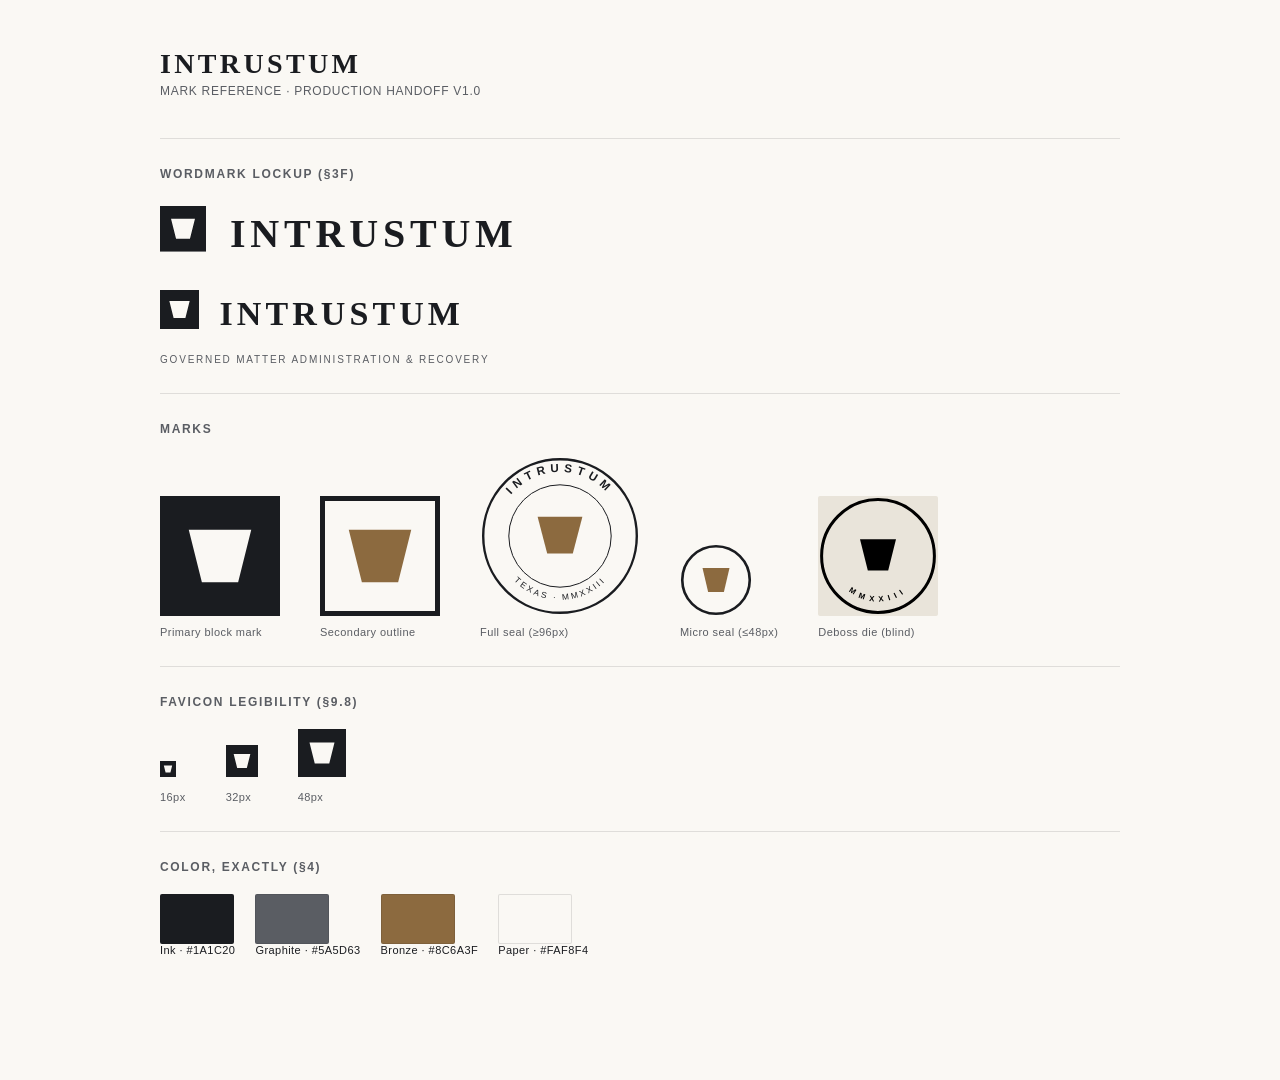
<file: brand/index.html>
<!doctype html>
<html lang="en">
<head>
  <meta charset="utf-8">
  <meta name="viewport" content="width=device-width, initial-scale=1">
  <title>Intrustum — Mark Reference</title>
  <link rel="icon" href="assets/favicon.svg">
  <link rel="stylesheet" href="brand.css">
  <style>
    body { margin:0; background:var(--intrustum-paper); color:var(--intrustum-ink);
           font-family:var(--intrustum-support-font); -webkit-font-smoothing:antialiased; }
    .wrap { max-width:960px; margin:0 auto; padding:48px 24px 96px; }
    h1 { font-family:var(--intrustum-wordmark-font); font-weight:700; letter-spacing:.12em;
         text-transform:uppercase; font-size:28px; margin:0 0 4px; }
    .sub { color:var(--intrustum-graphite); letter-spacing:.06em; text-transform:uppercase;
           font-size:12px; margin-bottom:40px; }
    section { border-top:1px solid rgba(26,28,32,.12); padding:28px 0; }
    h2 { font-size:12px; letter-spacing:.14em; text-transform:uppercase;
         color:var(--intrustum-graphite); margin:0 0 20px; }
    .row { display:flex; flex-wrap:wrap; gap:40px; align-items:flex-end; }
    figure { margin:0; }
    figcaption { font-size:11px; color:var(--intrustum-graphite); margin-top:10px;
                 letter-spacing:.04em; }
    .swatches { display:flex; gap:20px; flex-wrap:wrap; }
    .swatch { font-size:11px; letter-spacing:.04em; }
    .chip { width:72px; height:48px; border-radius:2px; border:1px solid rgba(26,28,32,.12); }
    img.demo { display:block; }
  </style>
</head>
<body>
  <div class="wrap">
    <h1>Intrustum</h1>
    <div class="sub">Mark Reference · Production Handoff v1.0</div>

    <section>
      <h2>Wordmark lockup (§3f)</h2>
      <div class="row" style="font-size:40px">
        <a class="intrustum-lockup" href="#" aria-label="Intrustum">
          <img class="intrustum-lockup__mark" src="assets/mark-block.svg" alt="">
          <span class="intrustum-lockup__wordmark">Intrustum</span>
        </a>
      </div>
      <div class="row" style="font-size:34px; margin-top:32px">
        <a class="intrustum-lockup intrustum-lockup--descriptor" href="#" aria-label="Intrustum">
          <span style="display:inline-flex;align-items:baseline;gap:.6em">
            <img class="intrustum-lockup__mark" src="assets/mark-block.svg" alt="">
            <span class="intrustum-lockup__wordmark">Intrustum</span>
          </span>
          <span class="intrustum-lockup__label">Governed Matter Administration &amp; Recovery</span>
        </a>
      </div>
    </section>

    <section>
      <h2>Marks</h2>
      <div class="row">
        <figure><img class="demo" src="assets/mark-block.svg" width="120" height="120" alt="Primary block mark">
          <figcaption>Primary block mark</figcaption></figure>
        <figure><img class="demo" src="assets/mark-outline.svg" width="120" height="120" alt="Secondary outline mark">
          <figcaption>Secondary outline</figcaption></figure>
        <figure><img class="demo" src="assets/seal-full.svg" width="160" height="160" alt="Full seal">
          <figcaption>Full seal (≥96px)</figcaption></figure>
        <figure><img class="demo" src="assets/seal-micro.svg" width="72" height="72" alt="Micro seal">
          <figcaption>Micro seal (≤48px)</figcaption></figure>
        <figure><img class="demo" src="assets/seal-die.svg" width="120" height="120" alt="Deboss die"
                     style="background:#e9e4da; border-radius:2px">
          <figcaption>Deboss die (blind)</figcaption></figure>
      </div>
    </section>

    <section>
      <h2>Favicon legibility (§9.8)</h2>
      <div class="row" style="align-items:flex-end">
        <figure><img src="assets/favicon.svg" width="16" height="16" alt=""><figcaption>16px</figcaption></figure>
        <figure><img src="assets/favicon.svg" width="32" height="32" alt=""><figcaption>32px</figcaption></figure>
        <figure><img src="assets/favicon.svg" width="48" height="48" alt=""><figcaption>48px</figcaption></figure>
      </div>
    </section>

    <section>
      <h2>Color, exactly (§4)</h2>
      <div class="swatches">
        <div class="swatch"><div class="chip" style="background:#1A1C20"></div>Ink · #1A1C20</div>
        <div class="swatch"><div class="chip" style="background:#5A5D63"></div>Graphite · #5A5D63</div>
        <div class="swatch"><div class="chip" style="background:#8C6A3F"></div>Bronze · #8C6A3F</div>
        <div class="swatch"><div class="chip" style="background:#FAF8F4"></div>Paper · #FAF8F4</div>
      </div>
    </section>
  </div>
</body>
</html>
</file>
<file: brand/brand.css>
/* =============================================================================
   INTRUSTUM — brand tokens & mark reproduction rules
   Source of truth: Mark Correction & Production Handoff v1.0 (§2–§6).
   Do not fork these values into components. Reference the variables below and
   the canonical SVGs in ./assets. Any change requires a handoff version bump.
   ============================================================================= */

:root {
  /* -- Color, exactly (§4) ------------------------------------------------- */
  --intrustum-ink:    #1A1C20;  /* near-black, primary */
  --intrustum-bronze: #8C6A3F;  /* aged bronze / keystone */
  --intrustum-paper:  #FAF8F4;  /* warm paper field */
  --intrustum-graphite: #5A5D63; /* supporting neutral (governing doc palette) */

  /* Print reference (not used on screen): PANTONE 872 C metallic / 4515 C flat;
     CMYK bronze fallback 40/48/78/22. Never tint, never gradient. */

  /* -- Type (§1.3, §3f, §4) ------------------------------------------------ */
  /* Wordmark: miller-banner 700 (Adobe Fonts kit qzm0kbx). Fallbacks are a
     transitional serif per the governing doc (Trajan Pro-class display). */
  --intrustum-wordmark-font: "miller-banner", "Trajan Pro", "Georgia", serif;
  /* Ring / supporting text: Interface (neutral grotesque, Neue Haas-class). */
  --intrustum-support-font:  "interface", "Neue Haas Grotesk", "Helvetica Neue", Arial, sans-serif;

  /* -- Locked lockup ratios (§1.5) ---------------------------------------- */
  --intrustum-mark-scale: 1.15; /* mark height = 1.15 x wordmark cap height */
  --intrustum-lockup-gap: 0.60; /* gap = 0.60 x cap height */

  /* -- Tracking (§1.6) ----------------------------------------------------- */
  --intrustum-tracking-display: 0.120em; /* 120/1000 em: lockups, hero */
  --intrustum-tracking-running: 0.060em; /*  60/1000 em: running headers */
}

/* -----------------------------------------------------------------------------
   Wordmark lockup (§3f). The licensed font MUST render live — never bake the
   wordmark into an SVG. Mark comes from the canonical /assets/mark-block.svg.
   -------------------------------------------------------------------------- */
.intrustum-lockup {
  display: inline-flex;
  align-items: baseline;
  gap: calc(var(--intrustum-lockup-gap) * 1em);
  text-decoration: none;
  color: var(--intrustum-ink);
}

.intrustum-lockup__mark {
  height: calc(var(--intrustum-mark-scale) * 1em);
  width: auto;
  /* optical baseline: keystone-void bottom sits on the type baseline */
  transform: translateY(0.12em);
  flex: 0 0 auto;
}

.intrustum-lockup__wordmark {
  font-family: var(--intrustum-wordmark-font);
  font-weight: 700;
  letter-spacing: var(--intrustum-tracking-display);
  text-transform: uppercase;
  line-height: 1;
  white-space: nowrap;
}

/* Descriptor variant (§3f): sub-label under the wordmark. */
.intrustum-lockup--descriptor { flex-direction: column; align-items: flex-start; }
.intrustum-lockup__label {
  font-family: var(--intrustum-support-font);
  letter-spacing: 0.18em;
  text-transform: uppercase;
  /* size = cap height / 3.4 */
  font-size: calc(1em / 3.4);
  color: var(--intrustum-graphite);
  margin-top: 0.25em;
}

/* Running-header sizing swaps to the tighter tracking (§1.6). */
.intrustum-lockup--running .intrustum-lockup__wordmark {
  letter-spacing: var(--intrustum-tracking-running);
}

/* Reverse (knock-out) context: ink field, paper marks. */
.intrustum-reverse { background: var(--intrustum-ink); color: var(--intrustum-paper); }
.intrustum-reverse .intrustum-lockup { color: var(--intrustum-paper); }

/* Clearspace helper (§2): one keystone-width ≈ 0.52 of the mark box on all sides. */
.intrustum-mark { display: inline-block; padding: 52%; box-sizing: content-box; }

/* Prohibitions reminder (§0): no gradients, bevels, or drop shadows on the marks.
   Do not add filter/box-shadow/background-image to .intrustum-lockup__mark. */
</file>
